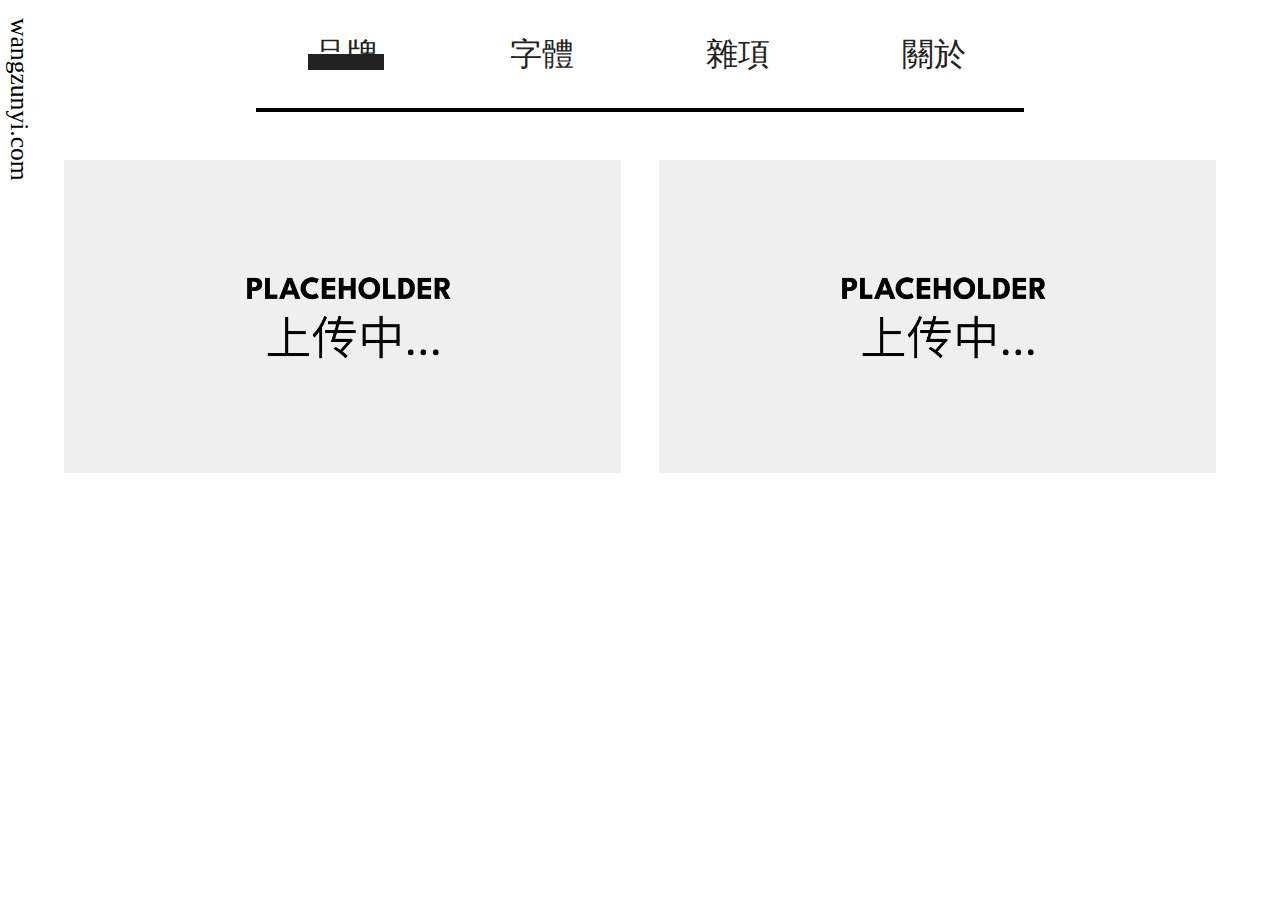
<file: index-brand.html>
<!DOCTYPE html>


<html>
  <head>
    <link rel="stylesheet" href="index.css">
    <meta charset="UTF-8">
    <meta name="author" content="Zunyi Wang">
    <meta name="viewport" content="width=device-width, initial-sclae=1.0" >
    <meta name="description" content="This website introduces the background and characters of The Great Gatsby." >
    <title>Wangzunyi's website</title>
  </head>


  <body class="bodystyle">

    <header>
      <a class="side-text">wangzunyi.com</a>
      <div class="cd">
        <ul>
          <li><a class="tt1-on" href="index-brand.html">品牌</a></li>
          <li><a class="tt1" href="index-type.html">字體</a></li>
          <li><a class="tt1" href="index-mis.html">雜項</a></li>
          <li><a class="tt1" href="index.html">關於</a></li>
        </ul>
      </div>
      <div class="line1"></div>
    </header>
    <main>
      <content class="brand-grid">
        <img class="brand" src="brand/placeholder.png" />
        <img class="brand" src="brand/placeholder.png" />
      </content>
    </main>


  </body>
  <footer>
      <content>

      </content>
  </footer>
  <script src="index.js"></script>




</html>
</file>
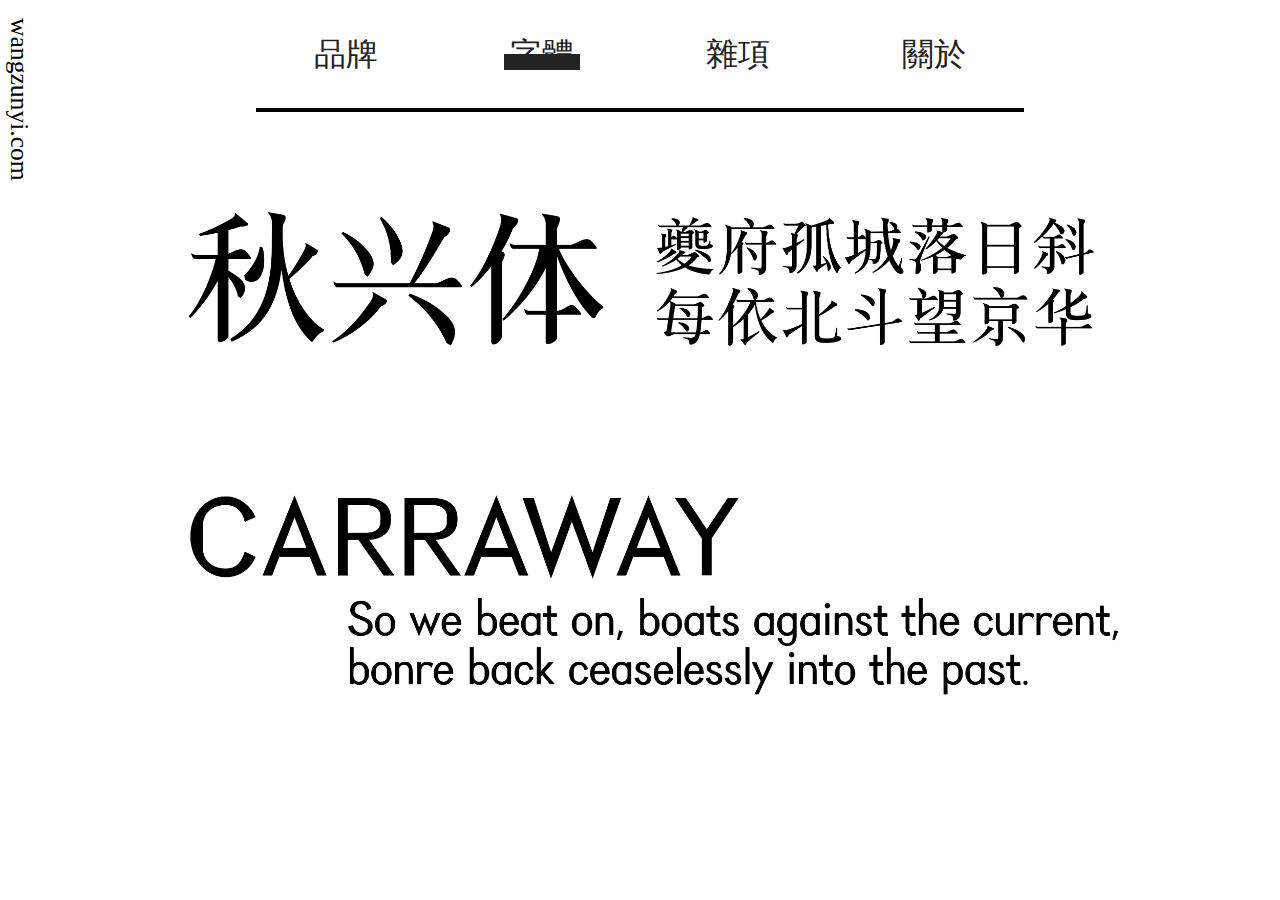
<file: index-type.html>
<!DOCTYPE html>


<html>
  <head>
    <link rel="stylesheet" href="index.css">
    <meta charset="UTF-8">
    <meta name="author" content="Zunyi Wang">
    <meta name="viewport" content="width=device-width, initial-sclae=1.0" >
    <meta name="description" content="This website introduces the background and characters of The Great Gatsby." >
    <title>Wangzunyi's website</title>
  </head>


  <body class="bodystyle">

    <header>
      <a class="side-text">wangzunyi.com</a>
      <div class="cd">
        <ul>
          <li><a class="tt1" href="index-brand.html">品牌</a></li>
          <li><a class="tt1-on" href="index-type.html">字體</a></li>
          <li><a class="tt1" href="index-mis.html">雜項</a></li>
          <li><a class="tt1" href="index.html">關於</a></li>
        </ul>
      </div>
      <div class="line1"></div>
    </header>
    <main>
      <div><img class="type-span" src="type/qiuxing.png" /><div>
      <div><img class="type-span" src="type/carraway.png" /><div>
      </content>
    </main>


  </body>
  <footer>
      <content>

      </content>
  </footer>
  <script src="index.js"></script>




</html>
</file>
<file: index.css>
html {
    -webkit-font-smoothing: antialiased;
    -moz-osx-font-smoothing: grayscale;
}

:root {
  --darkgray: #222222;
  --imagesize: 250px;
  --smallimagesize: 120px;
}

ul {
  margin:0;
  padding:0;
  list-style: none;
  display: inline-block;
}

li {
  display: inline;
  align-content: center;
}




.cd {
  text-align: center;
}


.bodystyle {
  margin: 0;
  padding: 0;
  box-sizing: border-box;
}

.side-text {
  writing-mode: vertical-rl;
  text-orientation: sideways;
  position: absolute;
  font-size: 2vw;
  line-height: 3vw;
  font-family: Source Han Sans CN thin;
  margin: 2vh 0 1vh 0;
  pointer-events: none;
  text-align: right;

}

.tt1 {
  color: var(--darkgray);
  font-size: 2.5vw;
  font-family: Source Han Sans CN medium;
  line-height: 12vh;
  margin: 15vh 5vw 15vh;
  position: relative;
  text-decoration: none;
  width: 10vw;
  transition: 300ms;
  pointer-events: auto;
  -moz-user-select: -moz-none;
  -khtml-user-select: none;
  -webkit-user-select: none;
}

.tt1::after {
  content: "";
  position: absolute;
  left: -10%;
  top: 0.55em;
  width: 120%;
  height: 1.25vw;
  background: currentcolor;

  transform: scaleX(0);
  transform-origin: right;
  transition: transform 360ms ;
}


.tt1:hover::after {
  transform: scaleX(1);
  transform-origin: left;
}

.tt1-on {
  color: var(--darkgray);
  font-size: 2.5vw;
  font-family: Source Han Sans CN medium;
  line-height: 12vh;
  margin: 15vh 5vw 15vh;
  position: relative;
  text-decoration: none;
  width: 10vw;
  transition: 300ms;
  -moz-user-select: -moz-none;
  -khtml-user-select: none;
  -webkit-user-select: none;
}

.tt1-on::after {
  content: "";
  position: absolute;
  left: -10%;
  top: 0.55em;
  width: 120%;
  height: 1.25vw;
  background: currentcolor;

  transform: scaleX(1);
  transform-origin: right;
  transition: transform 360ms ;
}


.tt1-on:hover::after {
  transform: scaleX(0);
  transform-origin: right;
}



.yi {
  color: var(--darkgray);
  font-size: 10vw;
  font-family: Source Han Sans CN black;
  line-height: 10vh;
  position: relative;
  text-align: center;
  align-content: center;
  justify-content: center;
  margin: 20vh 0vw 14vh;
  text-decoration: none;

}

.logo {
  width: 13%;
  margin: 0 4.5% 0 26%;
  float: left;
  pointer-events: none;
}

.p1 {
  color: var(--darkgray);
  font-family: Source Han Sans CN semibold;
  font-size: 1.4vw;
  text-align: left;
  margin: 8vh 0 0 24vw;
  line-height: 1.92em;
}


.p2 {
  color: var(--darkgray);
  font-family: Source Han Sans CN medium;
  font-size: 1.1vw;
  text-align: left;
  margin: 1vh 25vw 0 24vw;
  white-space: pre;
}

.line1 {
  height: 0.4vh;
  background: black;
  margin: 0 20vw 0;
}

.poster-grid {
  display: grid;
  gap: 2vw;
  grid-template-columns:
    repeat(4, 1fr);
  margin: 3rem 5% 2rem;
}

.poster {
  width: 100%;
  filter: grayscale(0);
  opacity: 1;
  transition: 300ms;
  margin: 0 0 2vw;
}


#tiaodao-gif {
}

#tiaodao-gif:hover {
  content: url('mis/tiaodao poster gif.gif');
}

#diaolan-gif:hover {
  content: url('mis/diaolan gif.gif');
}
#santi1-gif:hover {
  content: url('mis/santi1 gif.gif');
}

.brand-grid {
  display: grid;
  gap: 3vw;
  grid-template-columns:
    repeat(2, 1fr);
  margin: 3rem 5% 2rem;
}

.brand {
  width: 100%;
  opacity: 1;
}



.type-span {
  width: 80%;
  justify-content: center;
  align-content: center;
  display: block;
  margin: auto;
  margin-top: 4vh;
  border-radius: 0.5em;

  transition: 300ms;
}

.type-span:hover {
  background: #f9f9f9;
  transition: 400ms;
  display: absolute;
}

.type-grid {
  display: grid;
  gap: 2vw;
  grid-template-columns:
    repeat(2, 1fr);
  margin: 6rem 2rem 2rem;
}

#type-qiuxing:hover {
  content: url('type/qiuxing-b.png');
}



@media (max-width: 708px) {
  .poster-grid {
    grid-template-columns:
      repeat(2, 1fr);
      margin: 2rem 2rem 2rem;
      gap: 2vw;
  }
  .poster {
    width: 40vw;
  }

  .yi {
    color: var(--darkgray);
    font-size: 10vw;
    font-family: Source Han Sans CN black;
    line-height: 6vh;
    margin: 10vh 0vw 5vh;
  }

  .tt1 {
    line-height: 8vh;
    margin: 8vh 5vw 8vh;
  }
  .tt1-on {
    line-height: 8vh;
    margin: 8vh 5vw 8vh;
  }
</file>
